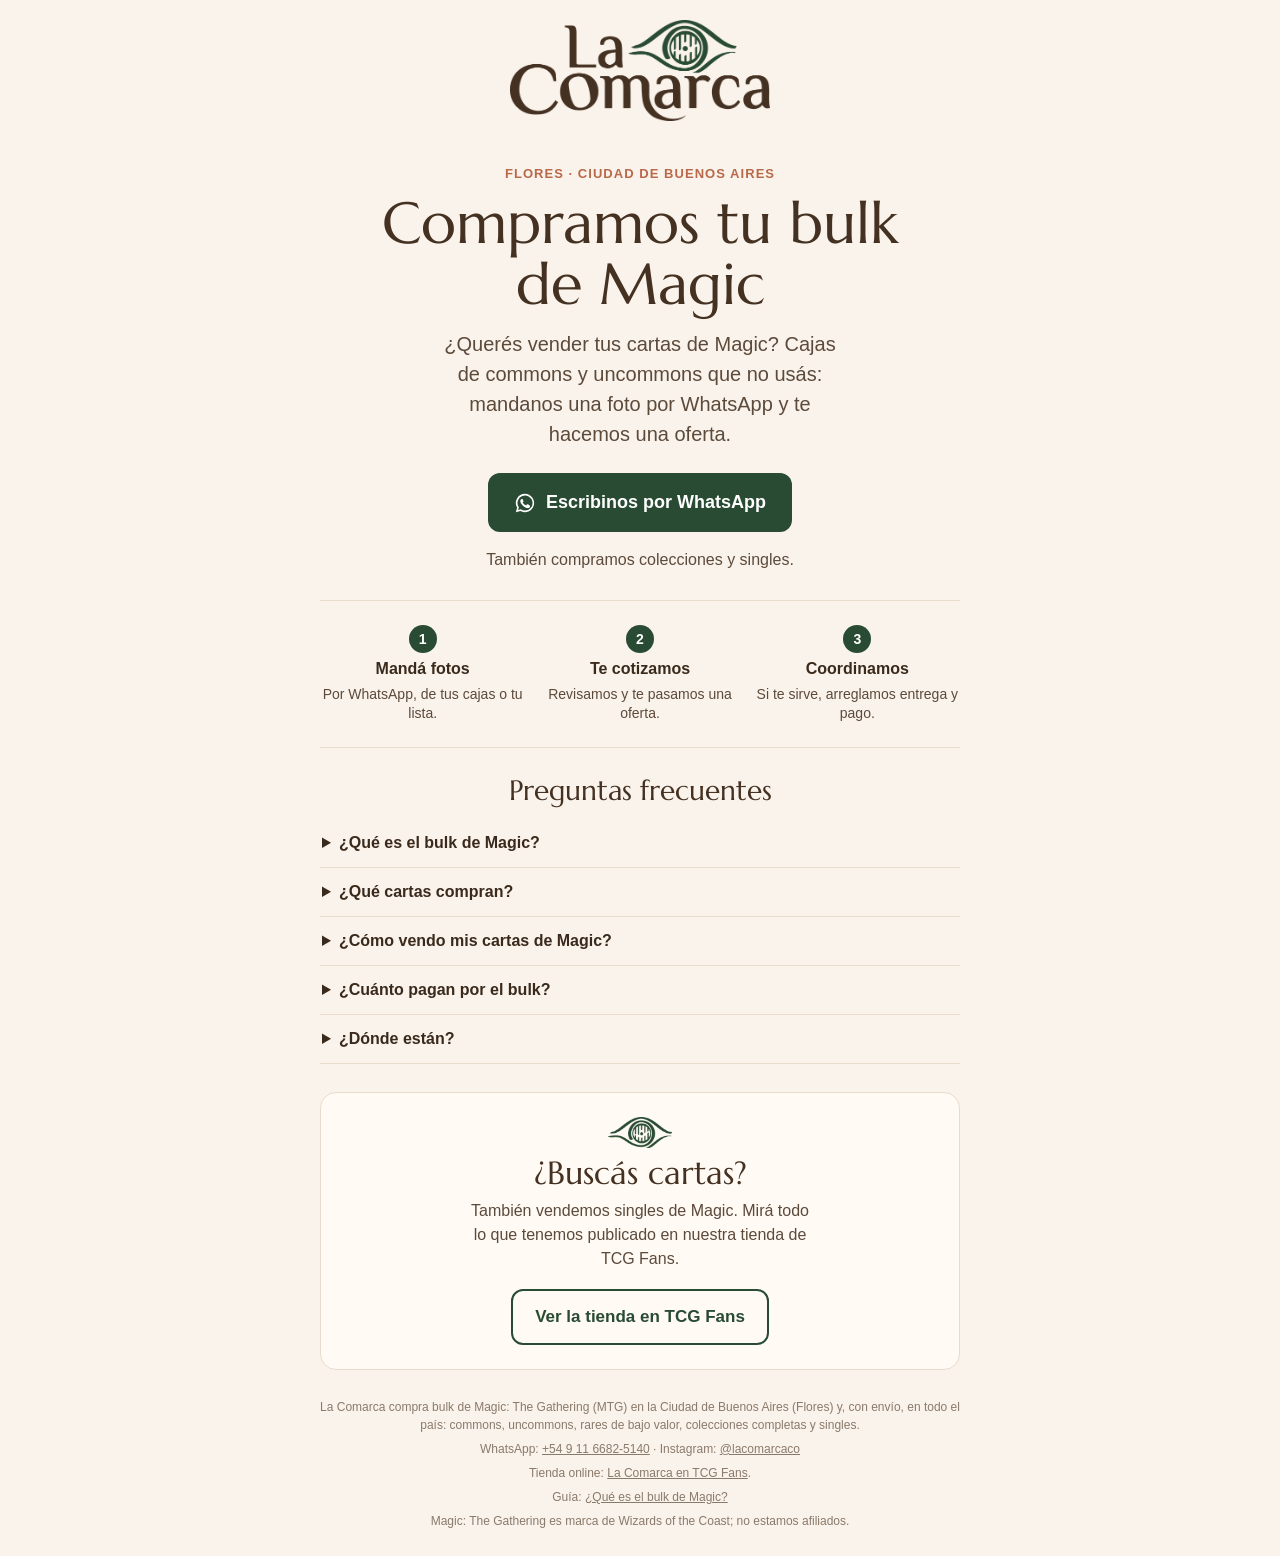
<file: index.html>
<!doctype html>
<html lang="es-AR">
<head>
  <meta charset="utf-8">
  <meta name="viewport" content="width=device-width, initial-scale=1, viewport-fit=cover">
  <title>Compro bulk de Magic (MTG) en Buenos Aires | La Comarca MTG</title>
  <meta name="description" content="¿Querés vender tus cartas de Magic? Compramos bulk de MTG en Buenos Aires (Flores, CABA): commons, uncommons, colecciones y singles. Escribinos por WhatsApp.">
  <meta name="robots" content="max-image-preview:large">
  <link rel="canonical" href="https://la-comarca.co/">
  <meta name="theme-color" content="#faf3eb">

  <!-- Icons use the eye mark from the brand board -->
  <link rel="icon" type="image/png" sizes="32x32" href="/favicon-32.png">
  <link rel="icon" type="image/png" sizes="512x512" href="/icon-512.png">
  <link rel="apple-touch-icon" href="/apple-touch-icon.png">

  <meta property="og:type" content="website">
  <meta property="og:locale" content="es_AR">
  <meta property="og:site_name" content="La Comarca">
  <meta property="og:title" content="La Comarca · Compramos tu bulk de Magic en Buenos Aires">
  <meta property="og:description" content="Bulk, colecciones y singles de Magic: The Gathering. Mandanos fotos por WhatsApp y te cotizamos.">
  <meta property="og:url" content="https://la-comarca.co/">
  <meta property="og:image" content="https://la-comarca.co/og-image.png">
  <meta property="og:image:width" content="1200">
  <meta property="og:image:height" content="630">
  <meta property="og:image:alt" content="Logo de La Comarca">
  <meta name="twitter:card" content="summary_large_image">

  <link rel="preconnect" href="https://fonts.googleapis.com">
  <link rel="preconnect" href="https://fonts.gstatic.com" crossorigin>
  <link href="https://fonts.googleapis.com/css2?family=Marcellus&display=swap" rel="stylesheet">
  <link rel="stylesheet" href="/styles.css">

  <script type="application/ld+json">
  {
    "@context": "https://schema.org",
    "@graph": [
      {
        "@type": "LocalBusiness",
        "@id": "https://la-comarca.co/#business",
        "name": "La Comarca",
        "alternateName": ["La Comarca MTG", "La Comarca Co"],
        "url": "https://la-comarca.co/",
        "logo": "https://la-comarca.co/icon-512.png",
        "image": "https://la-comarca.co/og-image.png",
        "description": "Compra de bulk de Magic: The Gathering (MTG) en Flores, Ciudad de Buenos Aires, con envíos desde todo el país: commons, uncommons, colecciones y singles.",
        "slogan": "Compramos tu bulk de Magic",
        "telephone": "+54 9 11 6682-5140",
        "address": {
          "@type": "PostalAddress",
          "addressLocality": "Ciudad Autónoma de Buenos Aires",
          "addressRegion": "CABA",
          "addressCountry": "AR"
        },
        "areaServed": [
          { "@type": "Place", "name": "Flores, Ciudad Autónoma de Buenos Aires" },
          { "@type": "City", "name": "Ciudad Autónoma de Buenos Aires" },
          { "@type": "Country", "name": "Argentina" }
        ],
        "contactPoint": {
          "@type": "ContactPoint",
          "contactType": "customer service",
          "telephone": "+54 9 11 6682-5140",
          "url": "https://wa.me/5491166825140",
          "availableLanguage": "es"
        },
        "sameAs": [
          "https://tcg.fans/mtg/profile/lacomarcaco/products",
          "https://www.instagram.com/lacomarcaco/"
        ],
        "knowsAbout": ["Magic: The Gathering", "MTG bulk", "cartas de Magic", "colecciones de Magic"]
      },
      {
        "@type": "WebSite",
        "@id": "https://la-comarca.co/#website",
        "name": "La Comarca",
        "alternateName": ["La Comarca MTG", "La Comarca Co"],
        "url": "https://la-comarca.co/",
        "inLanguage": "es-AR",
        "publisher": { "@id": "https://la-comarca.co/#business" }
      }
    ]
  }
  </script>
</head>
<body>
  <header class="topbar">
    <a class="brand" href="/">
      <img src="/assets/logo.png" width="600" height="233" alt="La Comarca">
    </a>
  </header>

  <div class="page">

    <main>
      <section class="hero">
      <p class="where">Flores · Ciudad de Buenos Aires</p>
      <h1>Compramos tu bulk de&nbsp;Magic</h1>
      <p class="sub">¿Querés vender tus cartas de Magic? Cajas de commons y uncommons que no usás: mandanos una foto por WhatsApp y te hacemos una oferta.</p>

      <a class="wa-link btn" href="https://wa.me/5491166825140">
        <svg class="wa-icon" viewBox="0 0 24 24" aria-hidden="true"><path fill="currentColor" d="M12 2a10 10 0 0 0-8.6 15.1L2 22l5-1.3A10 10 0 1 0 12 2Zm0 18.2a8.2 8.2 0 0 1-4.2-1.2l-.3-.2-3 .8.8-2.9-.2-.3A8.2 8.2 0 1 1 12 20.2Zm4.5-6.1c-.2-.1-1.5-.7-1.7-.8-.2-.1-.4-.1-.6.1l-.8 1c-.1.2-.3.2-.5.1a6.7 6.7 0 0 1-3.3-2.9c-.3-.4.2-.4.7-1.3.1-.2 0-.3 0-.4l-.8-1.8c-.2-.5-.4-.4-.6-.4h-.5a1 1 0 0 0-.7.3 3 3 0 0 0-.9 2.2 5.2 5.2 0 0 0 1.1 2.7 11.8 11.8 0 0 0 4.5 4c1.7.7 2.3.8 3.2.6.5-.1 1.5-.6 1.7-1.2.2-.6.2-1.1.2-1.2-.1-.1-.3-.2-.5-.3Z"/></svg>
        Escribinos por WhatsApp
      </a>

      <p class="also">También compramos colecciones y singles.</p>
      </section>

      <ol class="steps" aria-label="Cómo funciona">
        <li>
          <span class="step-n">1</span>
          <strong>Mandá fotos</strong>
          <p>Por WhatsApp, de tus cajas o tu lista.</p>
        </li>
        <li>
          <span class="step-n">2</span>
          <strong>Te cotizamos</strong>
          <p>Revisamos y te pasamos una oferta.</p>
        </li>
        <li>
          <span class="step-n">3</span>
          <strong>Coordinamos</strong>
          <p>Si te sirve, arreglamos entrega y pago.</p>
        </li>
      </ol>

      <section class="faq" aria-labelledby="faq-title">
        <h2 id="faq-title">Preguntas frecuentes</h2>
        <details>
          <summary>¿Qué es el bulk de Magic?</summary>
          <p>Son las cartas de Magic: The Gathering que valen poco una por una: commons, uncommons y rares de bajo valor. Se compran por cantidad, en cajas o lotes. <a href="/que-es-el-bulk/">Más info: qué es el bulk y cómo ordenarlo</a>.</p>
        </details>
        <details>
          <summary>¿Qué cartas compran?</summary>
          <p>Bulk de commons y uncommons, rares de bajo valor, colecciones completas y singles sueltos.</p>
        </details>
        <details>
          <summary>¿Cómo vendo mis cartas de Magic?</summary>
          <p><a class="wa-link" href="https://wa.me/5491166825140">Escribinos por WhatsApp</a> y mandanos fotos de tus cajas o tu lista. Las revisamos y te pasamos una oferta. Si te sirve, coordinamos entrega y pago.</p>
        </details>
        <details>
          <summary>¿Cuánto pagan por el bulk?</summary>
          <p>Depende de la cantidad, el estado y qué cartas haya. Por eso primero vemos las fotos y después te hacemos una oferta.</p>
        </details>
        <details>
          <summary>¿Dónde están?</summary>
          <p>En Flores, Ciudad de Buenos Aires. Nos encontramos en persona, sobre todo en Flores, y compramos en toda CABA. Desde el resto del país coordinamos envío a partir de cierto volumen. Todo se arregla por WhatsApp.</p>
        </details>
      </section>

      <section class="shop" aria-labelledby="shop-title">
        <img class="shop-eye" src="/assets/eye.png" width="192" height="94" alt="">
        <h2 id="shop-title">¿Buscás cartas?</h2>
        <p>También vendemos singles de Magic. Mirá todo lo que tenemos publicado en nuestra tienda de TCG Fans.</p>
        <a class="btn btn-alt" href="https://tcg.fans/mtg/profile/lacomarcaco/products" target="_blank" rel="noopener">Ver la tienda en TCG Fans</a>
      </section>
    </main>

    <footer class="foot">
      <p>La Comarca compra bulk de Magic: The Gathering (MTG) en la Ciudad de Buenos Aires (Flores) y, con envío, en todo el país: commons, uncommons, rares de bajo valor, colecciones completas y singles.</p>
      <p>WhatsApp: <a class="wa-link" href="https://wa.me/5491166825140">+54 9 11 6682-5140</a> · Instagram: <a href="https://www.instagram.com/lacomarcaco/" target="_blank" rel="noopener">@lacomarcaco</a></p>
      <p>Tienda online: <a href="https://tcg.fans/mtg/profile/lacomarcaco/products" target="_blank" rel="noopener">La Comarca en TCG Fans</a>.</p>
      <p>Guía: <a href="/que-es-el-bulk/">¿Qué es el bulk de Magic?</a></p>
      <p>Magic: The Gathering es marca de Wizards of the Coast; no estamos afiliados.</p>
    </footer>
  </div>

  <script>
    // WhatsApp business number. Digits only, international format
    // (Argentina mobile: 549 + area code + number, e.g. 5491122334455).
    var WHATSAPP_NUMBER = "5491166825140";
    var WHATSAPP_TEXT = "Hola! Tengo bulk de Magic para vender.";

    var waHref = "https://wa.me/" + WHATSAPP_NUMBER + "?text=" + encodeURIComponent(WHATSAPP_TEXT);
    document.querySelectorAll(".wa-link").forEach(function (a) {
      a.href = waHref;
      a.target = "_blank";
      a.rel = "noopener";
    });
  </script>
</body>
</html>
</file>
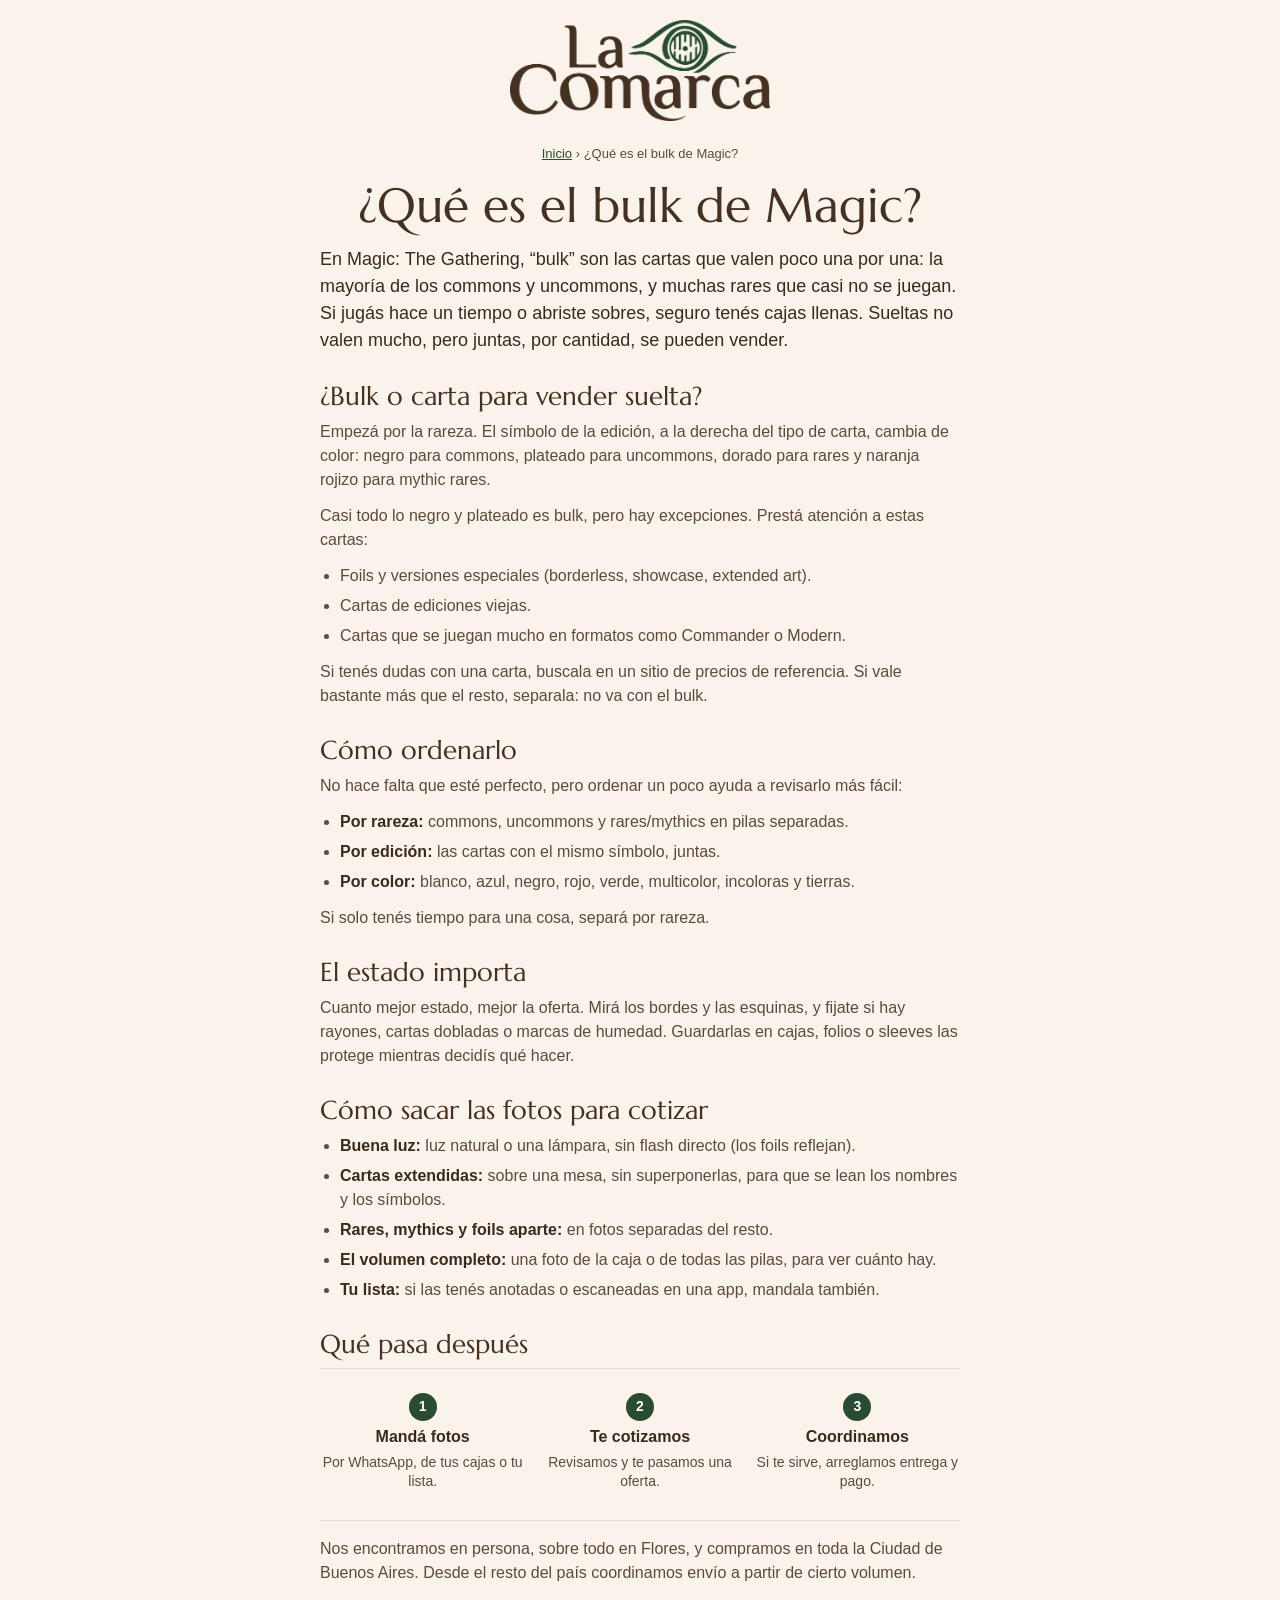
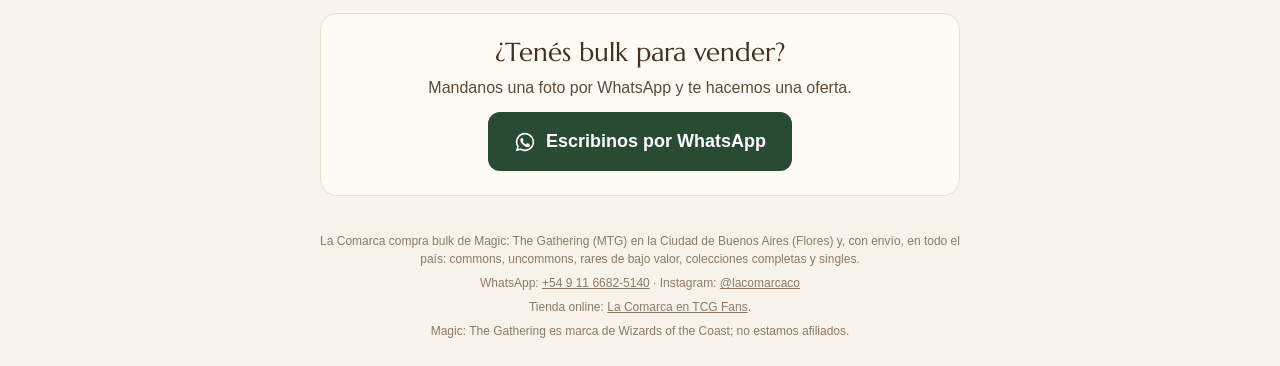
<file: que-es-el-bulk/index.html>
<!doctype html>
<html lang="es-AR">
<head>
  <meta charset="utf-8">
  <meta name="viewport" content="width=device-width, initial-scale=1, viewport-fit=cover">
  <title>¿Qué es el bulk de Magic? Cómo venderlo | La Comarca</title>
  <meta name="description" content="Qué es el bulk de Magic: The Gathering, cómo separarlo de las cartas con valor, cómo ordenarlo por rareza, edición y color, y cómo sacar fotos para venderlo.">
  <meta name="robots" content="max-image-preview:large">
  <link rel="canonical" href="https://la-comarca.co/que-es-el-bulk/">
  <meta name="theme-color" content="#faf3eb">

  <link rel="icon" type="image/png" sizes="32x32" href="/favicon-32.png">
  <link rel="icon" type="image/png" sizes="512x512" href="/icon-512.png">
  <link rel="apple-touch-icon" href="/apple-touch-icon.png">

  <meta property="og:type" content="article">
  <meta property="og:locale" content="es_AR">
  <meta property="og:site_name" content="La Comarca">
  <meta property="og:title" content="¿Qué es el bulk de Magic? Cómo ordenarlo y venderlo">
  <meta property="og:description" content="Commons, uncommons y rares de bajo valor: cómo reconocer el bulk, ordenarlo y sacar fotos para cotizarlo.">
  <meta property="og:url" content="https://la-comarca.co/que-es-el-bulk/">
  <meta property="og:image" content="https://la-comarca.co/og-image.png">
  <meta property="og:image:width" content="1200">
  <meta property="og:image:height" content="630">
  <meta property="og:image:alt" content="Logo de La Comarca">
  <meta name="twitter:card" content="summary_large_image">

  <link rel="preconnect" href="https://fonts.googleapis.com">
  <link rel="preconnect" href="https://fonts.gstatic.com" crossorigin>
  <link href="https://fonts.googleapis.com/css2?family=Marcellus&display=swap" rel="stylesheet">
  <link rel="stylesheet" href="/styles.css">

  <script type="application/ld+json">
  {
    "@context": "https://schema.org",
    "@graph": [
      {
        "@type": "Article",
        "@id": "https://la-comarca.co/que-es-el-bulk/#article",
        "headline": "¿Qué es el bulk de Magic?",
        "description": "Qué es el bulk de Magic: The Gathering, cómo separarlo de las cartas con valor, cómo ordenarlo y cómo sacar fotos para venderlo.",
        "inLanguage": "es-AR",
        "url": "https://la-comarca.co/que-es-el-bulk/",
        "mainEntityOfPage": "https://la-comarca.co/que-es-el-bulk/",
        "image": "https://la-comarca.co/og-image.png",
        "datePublished": "2026-10-16",
        "dateModified": "2026-10-16",
        "about": [
          { "@type": "Thing", "name": "Bulk de Magic: The Gathering" },
          { "@type": "Thing", "name": "Magic: The Gathering" }
        ],
        "author": { "@id": "https://la-comarca.co/#business" },
        "publisher": { "@id": "https://la-comarca.co/#business" },
        "isPartOf": { "@id": "https://la-comarca.co/#website" }
      },
      {
        "@type": "BreadcrumbList",
        "itemListElement": [
          { "@type": "ListItem", "position": 1, "name": "Inicio", "item": "https://la-comarca.co/" },
          { "@type": "ListItem", "position": 2, "name": "¿Qué es el bulk de Magic?", "item": "https://la-comarca.co/que-es-el-bulk/" }
        ]
      }
    ]
  }
  </script>
</head>
<body>
  <header class="topbar">
    <a class="brand" href="/">
      <img src="/assets/logo.png" width="600" height="233" alt="La Comarca">
    </a>
  </header>

  <div class="page">

    <nav class="crumbs" aria-label="Ruta de navegación">
      <a href="/">Inicio</a> <span aria-hidden="true">›</span> <span aria-current="page">¿Qué es el bulk de Magic?</span>
    </nav>

    <main class="article">
      <h1>¿Qué es el bulk de Magic?</h1>
      <p class="lead">En Magic: The Gathering, “bulk” son las cartas que valen poco una por una: la mayoría de los commons y uncommons, y muchas rares que casi no se juegan. Si jugás hace un tiempo o abriste sobres, seguro tenés cajas llenas. Sueltas no valen mucho, pero juntas, por cantidad, se pueden vender.</p>

      <h2>¿Bulk o carta para vender suelta?</h2>
      <p>Empezá por la rareza. El símbolo de la edición, a la derecha del tipo de carta, cambia de color: negro para commons, plateado para uncommons, dorado para rares y naranja rojizo para mythic rares.</p>
      <p>Casi todo lo negro y plateado es bulk, pero hay excepciones. Prestá atención a estas cartas:</p>
      <ul>
        <li>Foils y versiones especiales (borderless, showcase, extended art).</li>
        <li>Cartas de ediciones viejas.</li>
        <li>Cartas que se juegan mucho en formatos como Commander o Modern.</li>
      </ul>
      <p>Si tenés dudas con una carta, buscala en un sitio de precios de referencia. Si vale bastante más que el resto, separala: no va con el bulk.</p>

      <h2>Cómo ordenarlo</h2>
      <p>No hace falta que esté perfecto, pero ordenar un poco ayuda a revisarlo más fácil:</p>
      <ul>
        <li><strong>Por rareza:</strong> commons, uncommons y rares/mythics en pilas separadas.</li>
        <li><strong>Por edición:</strong> las cartas con el mismo símbolo, juntas.</li>
        <li><strong>Por color:</strong> blanco, azul, negro, rojo, verde, multicolor, incoloras y tierras.</li>
      </ul>
      <p>Si solo tenés tiempo para una cosa, separá por rareza.</p>

      <h2>El estado importa</h2>
      <p>Cuanto mejor estado, mejor la oferta. Mirá los bordes y las esquinas, y fijate si hay rayones, cartas dobladas o marcas de humedad. Guardarlas en cajas, folios o sleeves las protege mientras decidís qué hacer.</p>

      <h2>Cómo sacar las fotos para cotizar</h2>
      <ul>
        <li><strong>Buena luz:</strong> luz natural o una lámpara, sin flash directo (los foils reflejan).</li>
        <li><strong>Cartas extendidas:</strong> sobre una mesa, sin superponerlas, para que se lean los nombres y los símbolos.</li>
        <li><strong>Rares, mythics y foils aparte:</strong> en fotos separadas del resto.</li>
        <li><strong>El volumen completo:</strong> una foto de la caja o de todas las pilas, para ver cuánto hay.</li>
        <li><strong>Tu lista:</strong> si las tenés anotadas o escaneadas en una app, mandala también.</li>
      </ul>

      <h2>Qué pasa después</h2>
      <ol class="steps" aria-label="Cómo funciona">
        <li>
          <span class="step-n">1</span>
          <strong>Mandá fotos</strong>
          <p>Por WhatsApp, de tus cajas o tu lista.</p>
        </li>
        <li>
          <span class="step-n">2</span>
          <strong>Te cotizamos</strong>
          <p>Revisamos y te pasamos una oferta.</p>
        </li>
        <li>
          <span class="step-n">3</span>
          <strong>Coordinamos</strong>
          <p>Si te sirve, arreglamos entrega y pago.</p>
        </li>
      </ol>
      <p>Nos encontramos en persona, sobre todo en Flores, y compramos en toda la Ciudad de Buenos Aires. Desde el resto del país coordinamos envío a partir de cierto volumen.</p>

      <section class="cta" aria-labelledby="cta-title">
        <h2 id="cta-title">¿Tenés bulk para vender?</h2>
        <p>Mandanos una foto por WhatsApp y te hacemos una oferta.</p>
        <a class="wa-link btn" href="https://wa.me/5491166825140">
          <svg class="wa-icon" viewBox="0 0 24 24" aria-hidden="true"><path fill="currentColor" d="M12 2a10 10 0 0 0-8.6 15.1L2 22l5-1.3A10 10 0 1 0 12 2Zm0 18.2a8.2 8.2 0 0 1-4.2-1.2l-.3-.2-3 .8.8-2.9-.2-.3A8.2 8.2 0 1 1 12 20.2Zm4.5-6.1c-.2-.1-1.5-.7-1.7-.8-.2-.1-.4-.1-.6.1l-.8 1c-.1.2-.3.2-.5.1a6.7 6.7 0 0 1-3.3-2.9c-.3-.4.2-.4.7-1.3.1-.2 0-.3 0-.4l-.8-1.8c-.2-.5-.4-.4-.6-.4h-.5a1 1 0 0 0-.7.3 3 3 0 0 0-.9 2.2 5.2 5.2 0 0 0 1.1 2.7 11.8 11.8 0 0 0 4.5 4c1.7.7 2.3.8 3.2.6.5-.1 1.5-.6 1.7-1.2.2-.6.2-1.1.2-1.2-.1-.1-.3-.2-.5-.3Z"/></svg>
          Escribinos por WhatsApp
        </a>
      </section>
    </main>

    <footer class="foot">
      <p>La Comarca compra bulk de Magic: The Gathering (MTG) en la Ciudad de Buenos Aires (Flores) y, con envío, en todo el país: commons, uncommons, rares de bajo valor, colecciones completas y singles.</p>
      <p>WhatsApp: <a class="wa-link" href="https://wa.me/5491166825140">+54 9 11 6682-5140</a> · Instagram: <a href="https://www.instagram.com/lacomarcaco/" target="_blank" rel="noopener">@lacomarcaco</a></p>
      <p>Tienda online: <a href="https://tcg.fans/mtg/profile/lacomarcaco/products" target="_blank" rel="noopener">La Comarca en TCG Fans</a>.</p>
      <p>Magic: The Gathering es marca de Wizards of the Coast; no estamos afiliados.</p>
    </footer>
  </div>

  <script>
    // Same WhatsApp setup as the homepage (index.html).
    var WHATSAPP_NUMBER = "5491166825140";
    var WHATSAPP_TEXT = "Hola! Tengo bulk de Magic para vender.";

    var waHref = "https://wa.me/" + WHATSAPP_NUMBER + "?text=" + encodeURIComponent(WHATSAPP_TEXT);
    document.querySelectorAll(".wa-link").forEach(function (a) {
      a.href = waHref;
      a.target = "_blank";
      a.rel = "noopener";
    });
  </script>
</body>
</html>
</file>
<file: styles.css>
/* Light only, on purpose: dark/brown backgrounds read badly for this audience.
   Palette comes from the brand board: cream paper, brown wordmark, green eye, terracotta accent. */
:root {
  --bg: #faf3eb;
  --card: #fffaf4;
  --ink: #3a2a1c;
  --ink-soft: #5c4a3b;
  --ink-faint: #8a7a6b;
  --rule: #e8dccd;
  --green: #294b33;
  --green-ink: #ffffff;
  --brown: #443122;
  --terracotta: #b8694a;
  color-scheme: light;
}

*, *::before, *::after { box-sizing: border-box; }

html { -webkit-text-size-adjust: 100%; }

body {
  margin: 0;
  background: var(--bg);
  color: var(--ink);
  font-family: -apple-system, BlinkMacSystemFont, "Segoe UI", Roboto, "Helvetica Neue", Arial, sans-serif;
  line-height: 1.5;
}

.page {
  max-width: 680px;
  margin-inline: auto;
  padding: 0 20px calc(20px + env(safe-area-inset-bottom, 0px));
}

/* Flared display serif that sits close to the wordmark; headings only */
h1, h2 {
  font-family: "Marcellus", Georgia, serif;
  font-weight: 400;
  color: var(--brown);
}

/* Header: the full logo on the cream page, no band */
.topbar {
  padding: calc(20px + env(safe-area-inset-top, 0px)) 20px 0;
  text-align: center;
}
.brand { display: inline-block; }
.brand img {
  display: block;
  width: clamp(190px, 52vw, 260px);
  height: auto;
}

.hero {
  padding-block: clamp(20px, 4vh, 48px) 28px;
  text-align: center;
}
.where {
  margin: 0 0 10px;
  font-size: 13px;
  font-weight: 600;
  letter-spacing: 0.08em;
  text-transform: uppercase;
  color: var(--terracotta);
}

h1 {
  font-size: clamp(36px, 9.5vw, 58px);
  line-height: 1.05;
  margin: 0 0 14px;
}

.sub {
  font-size: clamp(18px, 4.6vw, 20px);
  color: var(--ink-soft);
  margin: 0 auto 24px;
  max-width: 36ch;
}

.btn {
  display: inline-flex;
  align-items: center;
  justify-content: center;
  gap: 10px;
  background: var(--green);
  color: var(--green-ink);
  font-weight: 600;
  font-size: 18px;
  text-decoration: none;
  padding: 16px 26px;
  border-radius: 12px;
  min-height: 56px;
}
.btn:hover { filter: brightness(1.15); }
.btn:active { transform: translateY(1px); }
.btn:focus-visible { outline: 3px solid var(--ink); outline-offset: 3px; }
.wa-icon { width: 22px; height: 22px; flex: none; }

/* Secondary button: outlined, so WhatsApp stays the main action */
.btn-alt {
  background: transparent;
  color: var(--green);
  border: 2px solid var(--green);
  font-size: 17px;
  min-height: 52px;
  padding: 13px 22px;
}
.btn-alt:hover { filter: none; background: var(--green); color: var(--green-ink); }

@media (max-width: 480px) {
  .btn { width: 100%; }
}

.also {
  margin: 16px 0 0;
  font-size: 16px;
  color: var(--ink-soft);
}

/* Steps: always left to right, even on phones */
.steps {
  list-style: none;
  margin: 0;
  padding: 24px 0;
  border-top: 1px solid var(--rule);
  border-bottom: 1px solid var(--rule);
  display: grid;
  grid-template-columns: repeat(3, 1fr);
  gap: 12px;
}
.steps li {
  display: flex;
  flex-direction: column;
  align-items: center;
  text-align: center;
  gap: 6px;
}
.step-n {
  width: 28px;
  height: 28px;
  border-radius: 50%;
  background: var(--green);
  color: var(--green-ink);
  font-weight: 700;
  font-size: 14px;
  display: grid;
  place-items: center;
}
.steps strong {
  font-size: 16px;
  line-height: 1.25;
}
.steps p {
  margin: 0;
  font-size: 14px;
  line-height: 1.35;
  color: var(--ink-soft);
}

/* FAQ: collapsed by default so the page stays short; text is still indexable */
.faq { padding-top: 28px; }
.faq h2 {
  font-size: clamp(24px, 6vw, 28px);
  line-height: 1.1;
  margin: 0 0 12px;
  text-align: center;
}
.faq details {
  border-bottom: 1px solid var(--rule);
  padding: 12px 2px;
}
.faq summary {
  cursor: pointer;
  font-weight: 600;
  font-size: 16px;
  color: var(--ink);
}
.faq summary:focus-visible { outline: 3px solid var(--ink); outline-offset: 3px; }
.faq details p {
  margin: 8px 0 0;
  font-size: 15px;
  color: var(--ink-soft);
}
.faq a { color: var(--green); font-weight: 600; }

/* Guide pages (e.g. /que-es-el-bulk/): plain reading layout, same palette */
.crumbs {
  padding-top: 16px;
  font-size: 13px;
  color: var(--ink-soft);
  text-align: center;
}
.crumbs a { color: var(--green); }
.article { padding-block: 16px 8px; }
.article h1 {
  font-size: clamp(32px, 8.5vw, 48px);
  line-height: 1.1;
  margin: 0 0 14px;
  text-align: center;
}
.article h2 {
  font-size: clamp(22px, 5.6vw, 26px);
  line-height: 1.15;
  margin: 28px 0 8px;
}
.article p, .article li { font-size: 16px; color: var(--ink-soft); }
.article p { margin: 0 0 12px; }
.article ul { margin: 0 0 12px; padding-left: 20px; }
.article li { margin-bottom: 6px; }
.article li strong { color: var(--ink); }
.article .lead { font-size: 18px; color: var(--ink); }
.article .steps { margin: 4px 0 16px; }
.article .steps p { font-size: 14px; margin: 0; }
.cta {
  margin: 28px 0 8px;
  padding: 24px 12px;
  background: var(--card);
  border: 1px solid var(--rule);
  border-radius: 16px;
  text-align: center;
}
.cta h2 { margin-top: 0; }

/* TCG Fans store */
.shop {
  margin: 28px 0 8px;
  padding: 24px 20px;
  background: var(--card);
  border: 1px solid var(--rule);
  border-radius: 16px;
  text-align: center;
}
.shop-eye {
  width: 64px;
  height: auto;
  margin: 0 auto 8px;
  display: block;
}
.shop h2 {
  font-size: clamp(26px, 6.5vw, 32px);
  line-height: 1.1;
  margin: 0 0 8px;
}
.shop p {
  margin: 0 auto 18px;
  max-width: 38ch;
  color: var(--ink-soft);
}

.foot {
  padding-top: 20px;
  font-size: 12px;
  color: var(--ink-faint);
  text-align: center;
}
.foot p { margin: 0 0 6px; }
.foot a { color: inherit; }
</file>
